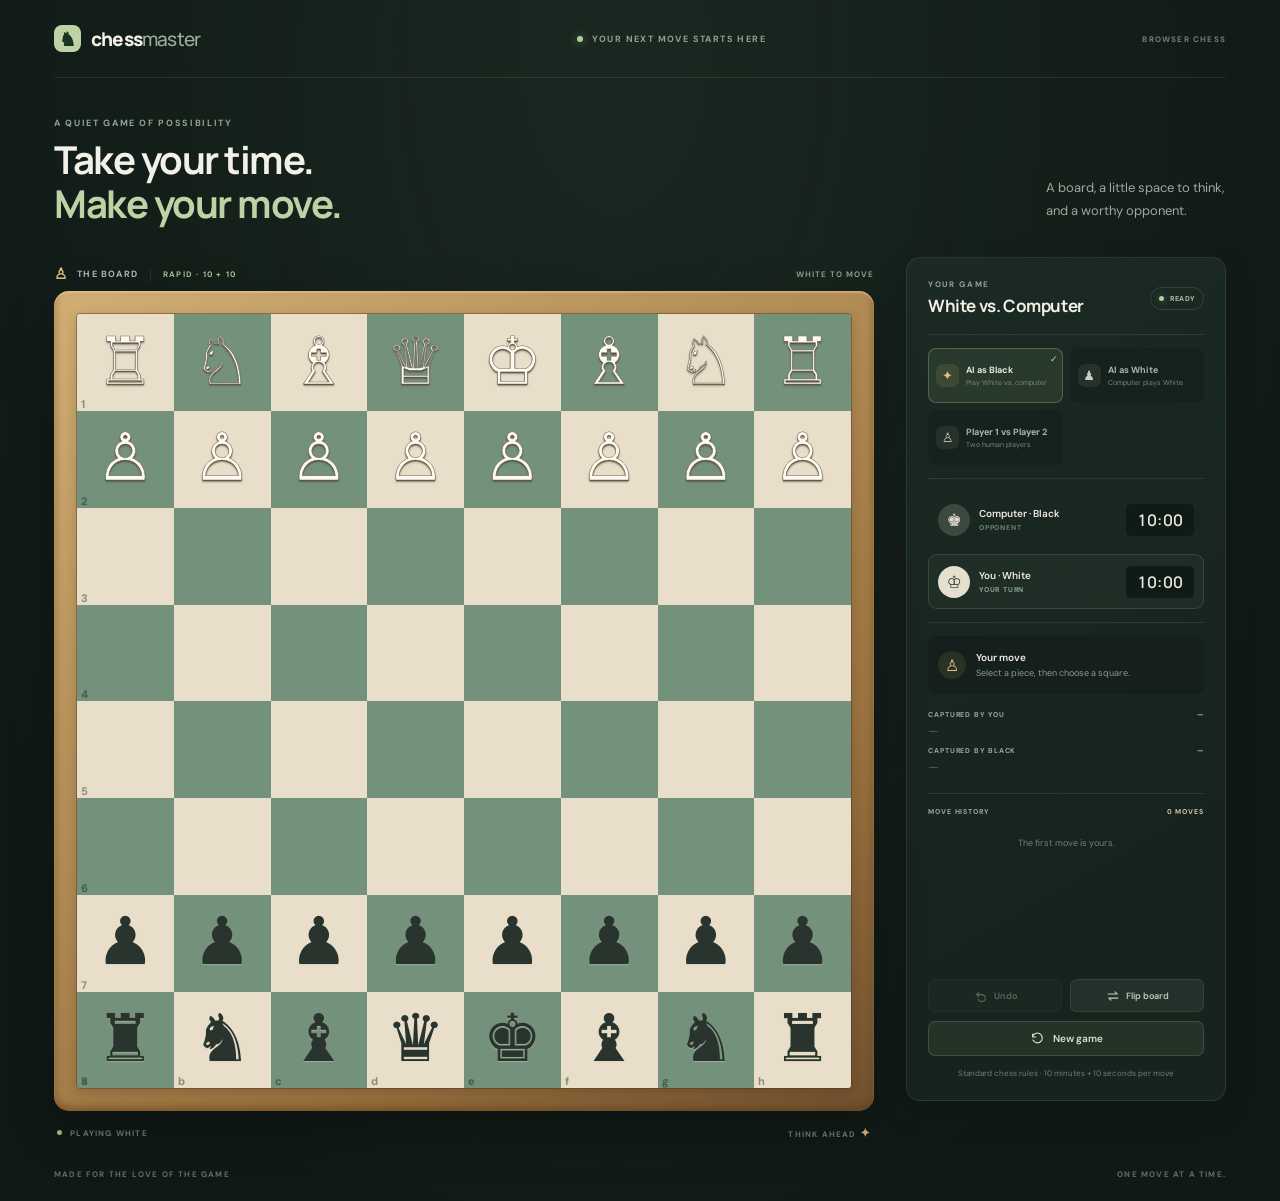
<file: index.html>
<!doctype html>
<html lang="en">
  <head>
    <meta charset="utf-8">
    <meta name="viewport" content="width=device-width, initial-scale=1">
    <meta name="theme-color" content="#101916">
    <meta name="description" content="A thoughtful, browser-based game of chess.">
    <meta name="robots" content="index, follow">
    <meta name="google-site-verification" content="cN6HewgswA2V2rQu4M5srKiOCJj8f_nQY2CKihHZ4QM">
    <title>CHESS MASTER — Browser Chess</title>
    <link rel="canonical" href="https://brahmadevamtreeplantation.github.io/chess-master/">
    <meta property="og:type" content="website">
    <meta property="og:title" content="CHESS MASTER — Browser Chess">
    <meta property="og:description" content="Play chess online against the computer or challenge a friend. Free browser chess with legal moves and a game clock.">
    <meta property="og:url" content="https://brahmadevamtreeplantation.github.io/chess-master/">
    <meta property="og:image" content="https://brahmadevamtreeplantation.github.io/chess-master/chess-king-icon.png">
    <link rel="icon" type="image/png" href="chess-king-icon.png">
    <link rel="apple-touch-icon" href="chess-king-icon.png">
    <link rel="preconnect" href="https://fonts.googleapis.com">
    <link rel="preconnect" href="https://fonts.gstatic.com" crossorigin>
    <link href="https://fonts.googleapis.com/css2?family=DM+Sans:wght@400;500;600;700&family=Manrope:wght@400;500;600;700;800&display=swap" rel="stylesheet">
    <link rel="stylesheet" href="styles.css">
  </head>
  <body>
    <div class="page-shell">
      <header class="topbar">
        <a class="brand" href="#" aria-label="CHESS MASTER home">
          <span class="brand-mark" aria-hidden="true">♞</span>
          <span>chess<span class="brand-light">master</span></span>
        </a>
        <div class="topbar-note"><span class="online-dot"></span> YOUR NEXT MOVE STARTS HERE</div>
        <span class="topbar-tag">BROWSER CHESS</span>
      </header>

      <main>
        <section class="intro">
          <div>
            <p class="eyebrow">A QUIET GAME OF POSSIBILITY</p>
            <h1>Take your time.<br><span>Make your move.</span></h1>
          </div>
          <p class="intro-copy">A board, a little space to think,<br class="desktop-break"> and a worthy opponent.</p>
        </section>

        <section class="game-layout" aria-label="Chess game">
          <div class="board-column">
            <div class="board-topline">
              <div class="table-label"><span class="table-icon">♙</span><span>THE BOARD</span><span class="label-divider"></span><span class="live-label">RAPID · 10 + 10</span></div>
              <div class="round-number" id="game-status-label">WHITE TO MOVE</div>
            </div>
            <div class="board-frame">
              <div class="chess-board" id="chess-board" role="grid" aria-label="Chess board"></div>
            </div>
            <div class="board-footer">
              <span><span class="footer-dot"></span> <span id="board-side-label">PLAYING WHITE</span></span>
              <span>THINK AHEAD <span class="footer-spark">✦</span></span>
            </div>
          </div>

          <aside class="game-panel" aria-label="Game information">
            <div class="panel-heading">
              <div><p class="eyebrow">YOUR GAME</p><h2 id="match-title">White vs. Computer</h2></div>
              <span class="match-badge"><span></span><span id="match-state">READY</span></span>
            </div>

            <div class="mode-picker" aria-label="Choose an opponent">
              <button class="mode-button" id="mode-computer-black" type="button" aria-pressed="true">
                <span class="mode-icon" aria-hidden="true">✦</span>
                <span><strong>AI as Black</strong><small>Play White vs. computer</small></span>
                <span class="mode-check" aria-hidden="true">✓</span>
              </button>
              <button class="mode-button" id="mode-computer-white" type="button" aria-pressed="false">
                <span class="mode-icon local-icon" aria-hidden="true">♟</span>
                <span><strong>AI as White</strong><small>Computer plays White</small></span>
                <span class="mode-check" aria-hidden="true">✓</span>
              </button>
              <button class="mode-button" id="mode-local" type="button" aria-pressed="false">
                <span class="mode-icon local-icon" aria-hidden="true">♙</span>
                <span><strong>Player 1 vs Player 2</strong><small>Two human players</small></span>
                <span class="mode-check" aria-hidden="true">✓</span>
              </button>
            </div>

            <div class="players">
              <div class="player-card" id="player-black">
                <div class="player-avatar avatar-black">♚</div>
                <div class="player-info"><span class="player-name">Black</span><span class="player-turn" id="black-turn">OPPONENT</span></div>
                <strong class="clock" id="black-clock" aria-label="Black clock">10:00</strong>
              </div>
              <div class="player-card active-player" id="player-white">
                <div class="player-avatar avatar-white">♔</div>
                <div class="player-info"><span class="player-name">You · White</span><span class="player-turn" id="white-turn">YOUR TURN</span></div>
                <strong class="clock" id="white-clock" aria-label="White clock">10:00</strong>
              </div>
            </div>

            <div class="turn-card" aria-live="polite">
              <span class="turn-icon" id="turn-icon">♙</span>
              <div><strong id="turn-title">Your move</strong><span id="turn-message">Select a piece, then choose where it goes.</span></div>
            </div>

            <div class="captured-section">
              <div class="section-label"><span>CAPTURED BY YOU</span><span id="white-material">—</span></div>
              <div class="captured-pieces" id="white-captures" aria-label="Pieces captured by White"></div>
              <div class="section-label captured-label"><span>CAPTURED BY BLACK</span><span id="black-material">—</span></div>
              <div class="captured-pieces" id="black-captures" aria-label="Pieces captured by Black"></div>
            </div>

            <div class="moves-section">
              <div class="section-label"><span>MOVE HISTORY</span><span id="move-count">0 MOVES</span></div>
              <div class="move-list" id="move-list" aria-live="polite"><p class="empty-moves">The first move is yours.</p></div>
            </div>

            <div class="game-controls">
              <button class="secondary-button" id="undo-button" type="button" disabled aria-label="Undo last turn">
                <svg viewBox="0 0 20 20" aria-hidden="true"><path d="M7 5 3.5 8 7 11M4 8h7a5 5 0 1 1-4.8 6.4"/></svg>
                Undo
              </button>
              <button class="secondary-button" id="flip-button" type="button" aria-label="Flip board">
                <svg viewBox="0 0 20 20" aria-hidden="true"><path d="M3 7h13l-3-3m4 9H4l3 3"/></svg>
                Flip board
              </button>
            </div>
            <button class="reset-button" id="reset-button" type="button">
              <svg viewBox="0 0 20 20" aria-hidden="true"><path d="M3.5 8A6.5 6.5 0 1 1 4 12m-.5-8v4h4"/></svg>
              New game
            </button>
            <p class="game-note">Standard chess rules · 10 minutes + 10 seconds per move</p>
          </aside>
        </section>
      </main>

      <footer class="site-footer"><span>MADE FOR THE LOVE OF THE GAME</span><span>ONE MOVE AT A TIME.</span></footer>
    </div>

    <div class="winner-banner" id="winner-banner" aria-live="polite" aria-atomic="true">
      <div class="winner-content">
        <span class="winner-tag">Victory</span>
        <strong id="winner-message">White wins</strong>
      </div>
    </div>
    <dialog class="promotion-dialog" id="promotion-dialog" aria-labelledby="promotion-title">
      <p class="eyebrow">A PAWN HAS REACHED THE END</p>
      <h2 id="promotion-title">Choose a promotion</h2>
      <div class="promotion-options" id="promotion-options"></div>
    </dialog>
    <script src="chess.js"></script>
    <script src="game.js"></script>
  </body>
</html>
</file>
<file: styles.css>
:root {
  color-scheme: dark;
  --page: #101916;
  --panel: #192521;
  --ink: #f3f0e7;
  --muted: #91a198;
  --green: #bdd3a5;
  --gold: #d9bb7c;
  --line: rgba(230, 239, 226, .09);
  --light-square: #e8dec9;
  --dark-square: #74917b;
  font-family: "DM Sans", sans-serif;
  background: var(--page);
  color: var(--ink);
}

* { box-sizing: border-box; }
body {
  min-width: 320px;
  margin: 0;
  background: radial-gradient(ellipse at 48% 4%, rgba(67, 98, 74, .2), transparent 45rem), var(--page);
}
button { font: inherit; }
button:focus-visible, a:focus-visible { outline: 2px solid #e9ce8e; outline-offset: 3px; }
.page-shell { max-width: 1440px; padding: 0 54px; margin: 0 auto; }
.topbar { height: 78px; display: flex; align-items: center; justify-content: space-between; border-bottom: 1px solid var(--line); }
.brand { display: inline-flex; align-items: center; gap: 10px; color: var(--ink); text-decoration: none; font: 800 19px Manrope, sans-serif; letter-spacing: -.8px; }
.brand-light { color: #9bae9c; font-weight: 500; }
.brand-mark { width: 27px; height: 27px; display: grid; place-items: center; color: #193322; background: var(--green); border-radius: 8px; font-size: 19px; }
.topbar-note { color: #91a197; font-size: 9px; font-weight: 700; letter-spacing: 1.4px; display: flex; align-items: center; gap: 9px; }
.online-dot,.match-badge > span:first-child { width: 6px; height: 6px; display: inline-block; border-radius: 50%; background: #abd396; box-shadow: 0 0 9px #abd39680; }
.topbar-tag { color: #718178; font-size: 8px; font-weight: 700; letter-spacing: 1.2px; }
.intro { display: flex; justify-content: space-between; align-items: end; padding: 39px 0 31px; }
.eyebrow { margin: 0 0 9px; color: #92a397; font-size: 9px; font-weight: 700; letter-spacing: 1.65px; }
h1,h2,p { margin-top: 0; }
h1 { margin: 0; font: 700 clamp(29px, 3vw, 40px)/1.15 Manrope, sans-serif; letter-spacing: -1.5px; }
h1 span { color: var(--green); }
.intro-copy { margin: 0 2px 4px 20px; color: #9ba99f; font-size: 13px; line-height: 1.75; }
.game-layout { display: grid; grid-template-columns: minmax(0, 1fr) 310px; gap: 28px; align-items: start; }
.board-column { min-width: 0; }
.board-topline,.board-footer { display: flex; align-items: center; justify-content: space-between; }
.board-topline { height: 34px; }
.table-label { display: flex; align-items: center; gap: 9px; color: #aebbb0; font-size: 9px; font-weight: 700; letter-spacing: 1.2px; }
.table-icon { color: var(--gold); font-size: 15px; }
.label-divider { height: 13px; width: 1px; background: var(--line); margin: 0 3px; }
.live-label { color: #a5c39a; font-size: 8px; letter-spacing: 1.2px; }
.round-number { color: #8c9d91; font-size: 8px; font-weight: 700; letter-spacing: 1px; }
.board-frame { position: relative; width: 100%; aspect-ratio: 1; padding: clamp(13px, 2vw, 22px); border-radius: 15px; background: linear-gradient(145deg, #d1ae73, #9b713e 72%, #71512f); box-shadow: 0 20px 50px #0004, inset 0 2px 2px #ffe5aa66, inset 0 -4px 8px #54361588; }
.chess-board { width: 100%; height: 100%; display: grid; grid-template: repeat(8, 1fr) / repeat(8, 1fr); overflow: hidden; border: 1px solid #37291d70; border-radius: 4px; box-shadow: 0 4px 12px #34241433; }
.square { position: relative; display: grid; place-items: center; min-width: 0; min-height: 0; padding: 0; border: 0; cursor: pointer; -webkit-tap-highlight-color: transparent; }
.square.light { background: var(--light-square); }
.square.dark { background: var(--dark-square); }
.square.last-move.light { background: #c5c98d; }
.square.last-move.dark { background: #96a76e; }
.square.selected { background: #bdc86c; }
.square.in-check { background: #c67866; }
.square:focus-visible { z-index: 1; outline: 3px solid #e7bd5e; outline-offset: -3px; }
.piece-glyph { position: relative; z-index: 1; display: block; font-family: "DejaVu Sans", "Segoe UI Symbol", serif; font-size: clamp(29px, 6.5vw, 66px); line-height: 1; transform: translateY(-2%); user-select: none; pointer-events: none; }
.piece-glyph.white-piece { color: #fffaf0; text-shadow: 0 1px 1px #51483b, 0 2px 2px #4b463c88; -webkit-text-stroke: .5px #736b5a; }
.piece-glyph.black-piece { color: #28342d; text-shadow: 0 1px 1px #e0d4ba70; }
.legal-dot { position: absolute; width: 24%; height: 24%; border-radius: 50%; background: #263b3180; pointer-events: none; }
.square:has(.piece-glyph) .legal-dot { width: 88%; height: 88%; background: transparent; border: 5px solid #243b3190; }
.coordinate { position: absolute; z-index: 2; left: 4px; bottom: 1px; color: #425e4c; font-size: clamp(8px, 1.05vw, 11px); font-weight: 700; line-height: 1; pointer-events: none; }
.square.light .coordinate { color: #89906e; }
.board-footer { color: #718177; font-size: 8px; font-weight: 700; letter-spacing: 1.2px; padding: 14px 3px 0; }
.footer-dot { width: 5px; height: 5px; display: inline-block; vertical-align: 1px; background: #9bc286; border-radius: 50%; margin-right: 5px; }
.footer-spark { color: #d8b56e; font-size: 12px; }
.game-panel { padding: 21px; background: linear-gradient(150deg, #1b2a24, #17231e 70%); border: 1px solid var(--line); border-radius: 14px; box-shadow: 0 12px 34px #0002; }
.panel-heading { display: flex; justify-content: space-between; align-items: center; padding-bottom: 17px; border-bottom: 1px solid var(--line); }
.panel-heading .eyebrow { margin-bottom: 5px; font-size: 8px; }
h2 { font: 700 17px Manrope,sans-serif; letter-spacing: -.4px; margin: 0; }
.match-badge { display: flex; align-items: center; gap: 6px; padding: 6px 8px; border: 1px solid #a6c6952c; border-radius: 20px; color: #b2c6aa; font-size: 7px; font-weight: 700; letter-spacing: .6px; }
.match-badge > span:first-child { width: 5px; height: 5px; }
.mode-picker { display: grid; grid-template-columns: 1fr 1fr; gap: 7px; padding: 13px 0; border-bottom: 1px solid var(--line); }
.mode-button { position: relative; display: flex; align-items: center; gap: 7px; min-width: 0; min-height: 55px; padding: 8px 7px; color: #a9b7ab; background: #101b1770; border: 1px solid transparent; border-radius: 8px; text-align: left; cursor: pointer; transition: background .15s,border-color .15s,color .15s; }
.mode-button:hover { background: #25362d; }
.mode-button.active-mode { color: #e2eadc; background: #8daf7620; border-color: #b9d6a346; }
.mode-button > span:nth-child(2) { display: grid; gap: 3px; min-width: 0; padding-right: 5px; }
.mode-button strong { font-size: 9px; font-weight: 700; white-space: nowrap; }
.mode-button small { color: #788a7e; font-size: 7px; line-height: 1.25; }
.mode-icon { width: 23px; height: 23px; flex: 0 0 23px; display: grid; place-items: center; color: #ddc57f; background: #d8bd7120; border-radius: 7px; font-size: 13px; }
.mode-icon.local-icon { color: #c4d0bf; background: #c4d0bf17; font-family: "DejaVu Sans",serif; }
.mode-check { position: absolute; top: 4px; right: 4px; display: none; color: #bddd9e; font-size: 9px; }
.active-mode .mode-check { display: block; }
.winner-banner { position: fixed; left: 50%; top: 50%; transform: translate(-50%, -50%) scale(.98); opacity: 0; pointer-events: none; z-index: 80; transition: opacity .25s ease, transform .25s ease; }
.winner-banner.visible { opacity: 1; transform: translate(-50%, -50%) scale(1); }
.winner-content {
  position: relative; display: grid; place-items: center; gap: 10px; min-width: 220px; padding: 22px 28px; border-radius: 18px; background: linear-gradient(135deg, rgba(24,42,35,.96), rgba(23,33,29,.9)); border: 1px solid rgba(214, 198, 140, .45); box-shadow: 0 30px 80px rgba(0,0,0,.35), 0 0 30px rgba(201, 178, 110, .25); overflow: hidden;
}
.winner-tag { display: inline-block; font-size: 9px; letter-spacing: 1.4px; color: #d5c17a; text-transform: uppercase; }
#winner-message { font-size: clamp(28px, 4vw, 42px); color: #f0ebdf; letter-spacing: -.06em; }
.winner-banner.visible .winner-content::before,
.winner-banner.visible .winner-content::after { content: ""; position: absolute; inset: -20% -10%; background: radial-gradient(circle at 20% 15%, rgba(222,184,97,.4), transparent 12%), radial-gradient(circle at 80% 25%, rgba(130,177,116,.35), transparent 12%), radial-gradient(circle at 50% 80%, rgba(243,223,146,.18), transparent 10%); animation: sparkle .9s ease-in-out infinite alternate; }
.winner-banner.visible .winner-content::after { animation-delay: .2s; }
@keyframes sparkle { 0% { transform: scale(.95) translateY(0); opacity: .4; } 100% { transform: scale(1.08) translateY(-2px); opacity: 1; } }
.players { display: grid; gap: 7px; padding: 13px 0; border-bottom: 1px solid var(--line); }
.player-card { min-height: 55px; display: flex; align-items: center; gap: 9px; padding: 8px 9px; border: 1px solid transparent; border-radius: 9px; }
.active-player { border-color: #b9d6a328; background: #afcd9b0b; }
.player-avatar { width: 32px; height: 32px; display: grid; place-items: center; border-radius: 50%; font: 700 17px "DejaVu Sans", serif; }
.avatar-white { background: #e5dfcf; color: #354237; }
.avatar-black { background: #3c4941; color: #e9e3d4; }
.player-info { display: grid; gap: 3px; }
.player-name { color: #eeeae1; font-size: 10px; font-weight: 600; }
.player-turn { color: #8fa489; font-size: 7px; font-weight: 700; letter-spacing: .8px; }
#black-turn { color: #718078; }
.clock { margin-left: auto; min-width: 68px; padding: 5px 7px; color: #eae7dd; background: #101a16; border-radius: 5px; text-align: center; font: 600 16px Manrope,sans-serif; letter-spacing: .4px; font-variant-numeric: tabular-nums; }
.clock.active-clock { color: #f1d493; background: #392f1e; }
.clock.low-time { color: #f08f7e; background: #3b2522; }
.turn-card { min-height: 58px; display: flex; gap: 10px; align-items: center; margin: 13px 0 16px; padding: 10px; background: #101b1770; border-radius: 8px; }
.turn-icon { width: 28px; height: 28px; display: grid; place-items: center; border-radius: 50%; background: #d5bd7d1b; color: #dfc37f; font-size: 16px; }
.turn-card div { display: grid; gap: 3px; }
.turn-card strong { font-size: 10px; font-weight: 600; }
.turn-card div span { color: #8c9b91; font-size: 9px; line-height: 1.4; }
.captured-section { padding: 0 0 14px; border-bottom: 1px solid var(--line); }
.section-label { display: flex; justify-content: space-between; color: #9caaa0; font-size: 7px; font-weight: 700; letter-spacing: .9px; }
.section-label span:last-child { color: #d7c69b; }
.captured-pieces { min-height: 24px; display: flex; align-items: center; gap: 1px; padding: 3px 0 4px; color: #eee9dc; font: 19px/1 "DejaVu Sans", "Segoe UI Symbol", serif; }
.captured-label { padding-top: 3px; }
.captured-pieces:empty::after { content: "—"; color: #54655b; font: 12px "DM Sans", sans-serif; }
.moves-section { padding-top: 13px; }
.move-list { height: 142px; margin-top: 8px; overflow: auto; scrollbar-color: #46574d transparent; scrollbar-width: thin; }
.move-row { min-height: 25px; display: grid; grid-template-columns: 31px 1fr 1fr; align-items: center; color: #d6ded3; font-size: 9px; }
.move-row:nth-child(odd) { background: #ffffff05; }
.move-number { padding-left: 7px; color: #718178; font-size: 8px; }
.move-entry { padding: 4px 6px; }
.move-entry.latest { color: #e8cc87; }
.empty-moves { margin: 13px 0; color: #718178; font-size: 9px; text-align: center; }
.game-controls { display: grid; grid-template-columns: 1fr 1fr; gap: 8px; margin-top: 13px; }
.secondary-button { display: flex; align-items: center; justify-content: center; gap: 6px; min-height: 33px; padding: 6px 8px; color: #bdcbbd; background: #22312a; border: 1px solid #9dbb8d20; border-radius: 7px; font-size: 9px; font-weight: 600; cursor: pointer; transition: background .15s,transform .15s; }
.secondary-button:hover:not(:disabled) { background: #2b3d32; }
.secondary-button:disabled { opacity: .4; cursor: not-allowed; }
.secondary-button svg { width: 14px; height: 14px; fill: none; stroke: currentColor; stroke-width: 1.5; stroke-linecap: round; stroke-linejoin: round; }
.reset-button { display: flex; align-items: center; justify-content: center; gap: 8px; width: 100%; margin: 9px 0 0; padding: 9px; color: #d6e5ce; background: #78966a24; border: 1px solid #9dbb8d35; border-radius: 7px; font-size: 10px; font-weight: 600; cursor: pointer; transition: background .15s,transform .15s; }
.reset-button:hover { background: #8eae7b39; }
.reset-button:active,.secondary-button:active:not(:disabled) { transform: scale(.985); }
.reset-button svg { width: 15px; fill: none; stroke: currentColor; stroke-width: 1.5; stroke-linecap: round; stroke-linejoin: round; }
.game-note { margin: 11px 0 0; color: #6f8076; font-size: 8px; line-height: 1.5; text-align: center; }
.site-footer { display: flex; justify-content: space-between; padding: 28px 0 22px; color: #5f7066; font-size: 8px; font-weight: 700; letter-spacing: 1.2px; }
.promotion-dialog { width: min(340px, calc(100% - 32px)); padding: 24px; color: var(--ink); background: #1b2a24; border: 1px solid #e5e5d41c; border-radius: 14px; box-shadow: 0 22px 80px #0009; }
.promotion-dialog::backdrop { background: #08100dc9; backdrop-filter: blur(3px); }
.promotion-dialog .eyebrow { font-size: 8px; }
.promotion-dialog h2 { margin-bottom: 18px; }
.promotion-options { display: grid; grid-template-columns: repeat(4, 1fr); gap: 8px; }
.promotion-options button { aspect-ratio: 1; color: #e9dfc8; background: #2a3b32; border: 1px solid #cad6bc1b; border-radius: 9px; font: 42px "DejaVu Sans", "Segoe UI Symbol", serif; cursor: pointer; }
.promotion-options button:hover { background: #405443; }
@media (min-width: 1250px) { .game-layout { grid-template-columns: minmax(0, 1fr) 320px; gap: 32px; } }
@media (max-width: 850px) {
  .page-shell { padding: 0 28px; }
  .game-layout { grid-template-columns: minmax(0, 1fr) 270px; gap: 18px; }
  .game-panel { padding: 17px; }
  .board-frame { padding: 16px; }
  .piece-glyph { font-size: clamp(27px, 6vw, 52px); }
}
@media (max-width: 680px) {
  .page-shell { padding: 0 16px; }
  .topbar { height: 64px; }
  .topbar-note { display: none; }
  .topbar-tag { font-size: 7px; }
  .intro { padding: 27px 0 21px; display: block; }
  h1 { font-size: 32px; }
  .intro-copy { margin: 10px 0 0; font-size: 11px; }
  .desktop-break { display: none; }
  .game-layout { display: flex; flex-direction: column; gap: 16px; }
  .board-column,.game-panel { width: 100%; }
  .board-frame { padding: 13px; border-radius: 12px; }
  .piece-glyph { font-size: clamp(31px, 10vw, 58px); }
  .coordinate { font-size: 8px; }
  .game-panel { padding: 18px; }
  .mode-picker { gap: 6px; }
  .mode-button { min-height: 52px; gap: 5px; padding: 7px 5px; }
  .mode-button strong { font-size: 8px; }
  .mode-button small { font-size: 6px; }
  .mode-icon { width: 21px; height: 21px; flex-basis: 21px; }
  .winner-content { min-width: 180px; padding: 18px 22px; }
  .players { grid-template-columns: 1fr 1fr; gap: 5px; }
  .player-card { padding: 7px; gap: 6px; }
  .player-avatar { width: 26px; height: 26px; }
  .player-name { font-size: 9px; }
  .clock { min-width: 56px; font-size: 14px; }
  .move-list { height: 112px; }
  .site-footer { font-size: 7px; letter-spacing: .7px; }
}
@media (max-width: 380px) {
  .page-shell { padding: 0 12px; }
  .topbar-tag { font-size: 6px; letter-spacing: .5px; }
  .board-frame { padding: 10px; }
  .game-panel { padding: 14px; }
  .player-card { padding: 5px; gap: 5px; }
  .clock { min-width: 49px; padding: 5px 4px; font-size: 12px; }
  .site-footer { gap: 12px; }
  .site-footer span:last-child { text-align: right; }
}
</file>
